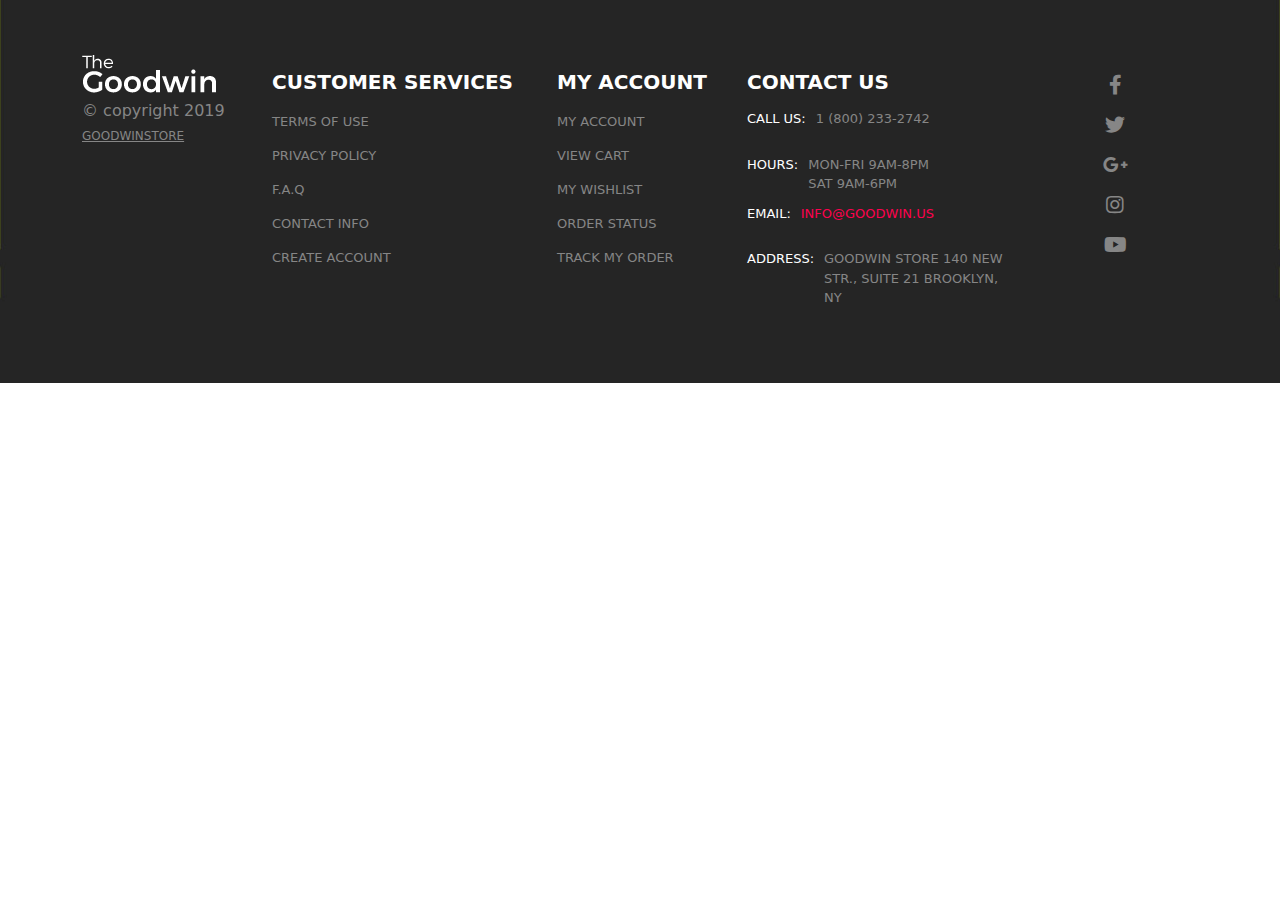
<file: index.html>
<!DOCTYPE html>
<html lang="en">
<head>
    <meta charset="UTF-8">
    <meta name="viewport" content="width=device-width, initial-scale=1.0">
    <title>Foxic HTML Template - Index Page</title>
    <link rel="stylesheet" href="./css/bootstrap.min.css">
    <link rel="stylesheet" href="./css/all.min.css">
    <link rel="stylesheet" href="css/style.css">
</head>
<body>
  <footer>
    <div class="container">
      <div class="row">
        <div class="col-lg-2 col-md-6 col-sm-12">
          <a href="#">
            <img src="img/logo.png" class = "img-fluid" alt="">
          </a>
            <p class = "copyright">
              &copy; copyright 2019 
              <a href="#">GOODWINSTORE</a>
            </p>
        </div>
        <div class="col-lg-3 col-md-6 col-sm-12">
          <div class="text">
            <h4 class="title">customer services</h4>
            <ul class = "links">
              <li><a href="#">terms of use</a></li>
              <li><a href="#">privacy policy</a></li>
              <li><a href="#">F.A.Q</a></li>
              <li><a href="#">contact info</a></li>
              <li><a href="#">create account</a></li>
            </ul>
          </div>
        </div>
        <div class="col-lg-2 col-md-6 col-sm-12">
          <div class="text">
            <h4 class="title">my account</h4>
            <ul class = "links">
              <li><a href="#">my account</a></li>
              <li><a href="#">view cart</a></li>
              <li><a href="#">my wishlist</a></li>
              <li><a href="#">order status</a></li>
              <li><a href="#">track my order</a></li>
            </ul>
          </div>
        </div>
        <div class="col-lg-3 col-md-6 col-sm-12">
          <div class="text">
            <h4 class="title">contact us</h4>
            <ul class = "contact">
              <li>
                <p>call us:</p>
                <span>1 (800) 233-2742</span>
              </li>
              <li>
                <p>hours:</p>
                <span>mon-fri 9am-8pm<br>sat 9am-6pm</span>
              </li>
              <li>
                <p>email:</p>
                <a href = "#">INFO@GOODWIN.US</a>
              </li>
              <li>
                <p>address:</p>
                <span>GOODWIN STORE 140 NEW STR., SUITE 21 BROOKLYN, NY</span>
              </li>
            </ul>
          </div>
        </div>
        <div class="col-lg-2 col-md-6 col-sm-12">
          <div class="icons">
            <a href="#"><i class = "fab fa-facebook-f"></i></a><br>
            <a href="#"><i class = "fab fa-twitter"></i></a><br>
            <a href="#"><i class = "fab fa-google-plus-g"></i></a><br>
            <a href="#"><i class = "fab fa-instagram"></i></a><br>
            <a href="#"><i class = "fab fa-youtube"></i></a>
          </div>
        </div>
      </div>
    </div>
  </footer>
  <script src="js/jquery-3.5.1.min.js"></script>
  <script src="js/popper.min.js"></script>
  <script src="js/bootstrap.min.js"></script>
  <script src="js/index.js"></script>
</body>
</html>
</file>
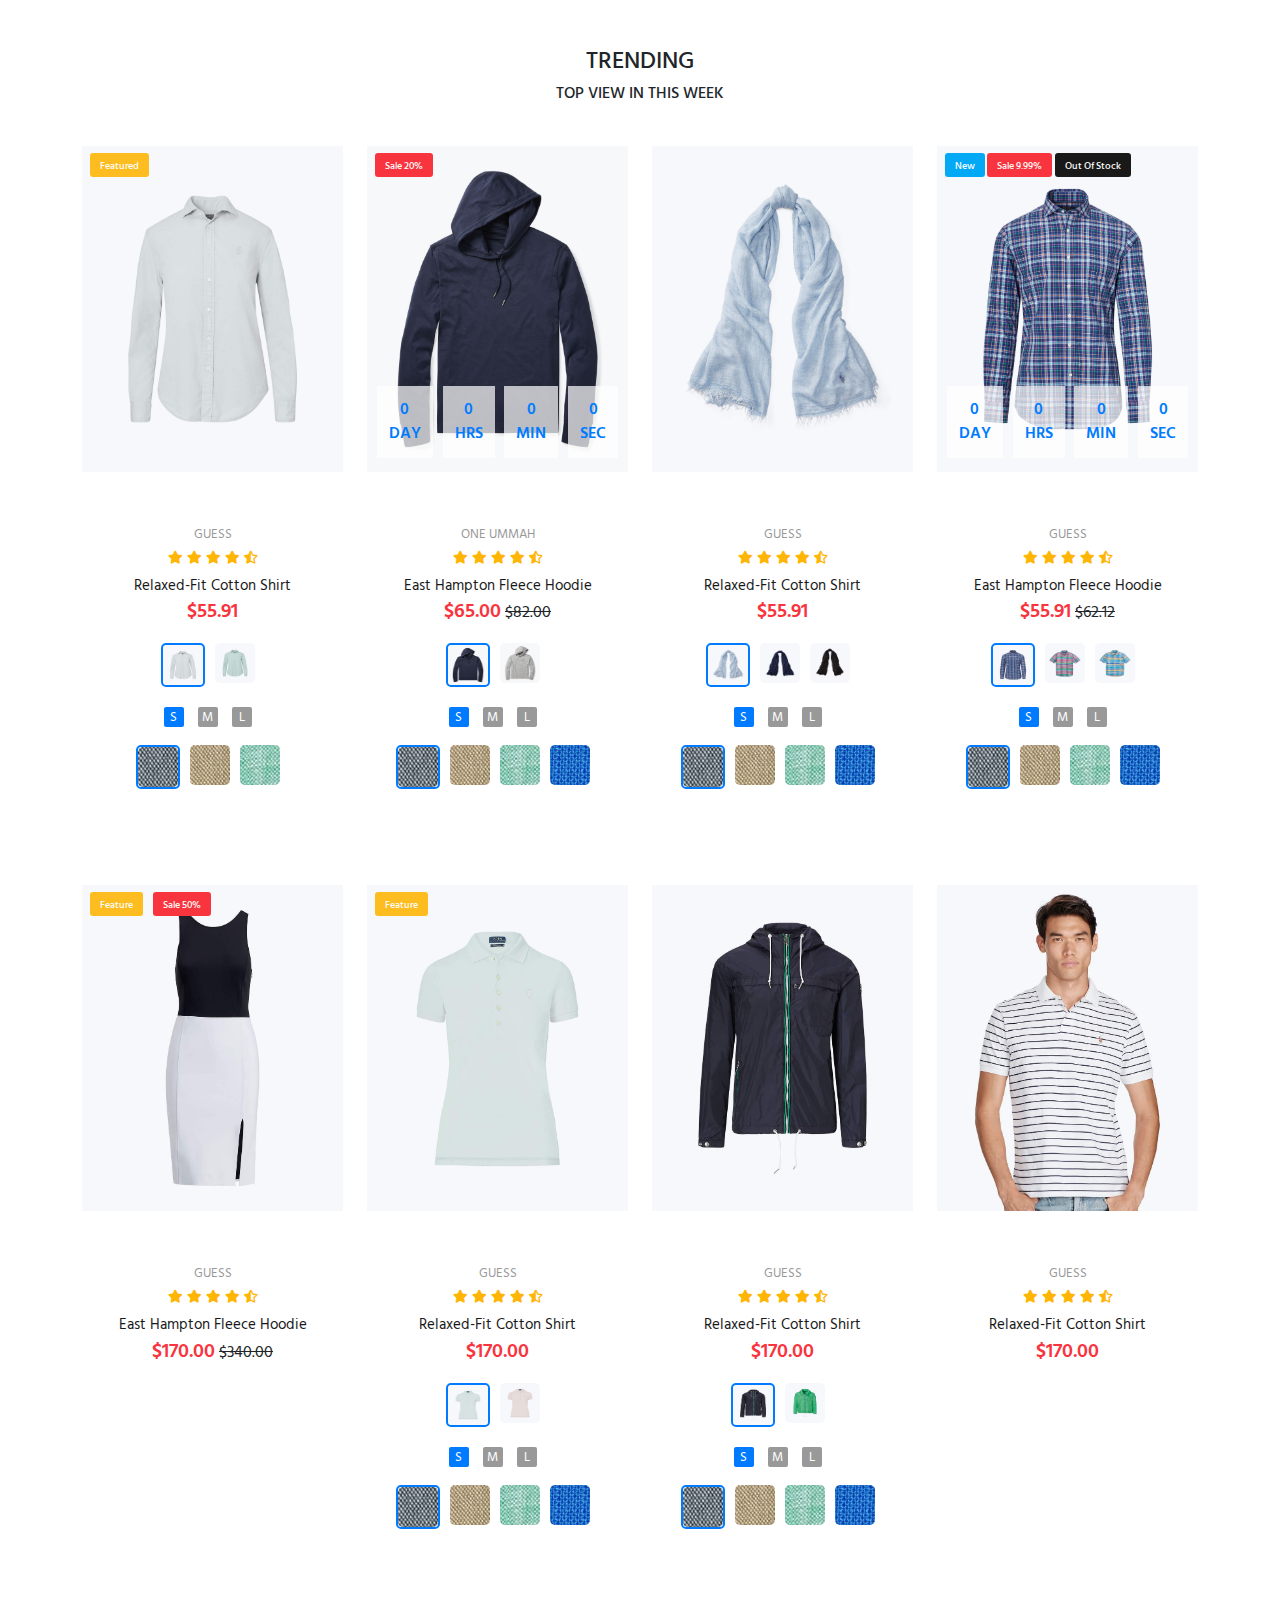
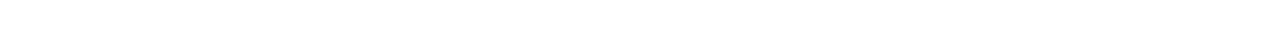
<file: products.html>
<!DOCTYPE html>
<html lang="en">
<head>
    <meta charset="UTF-8">
    <meta name="viewport" content="width=device-width, initial-scale=1.0">
    <title>Foxic HTML Template - Index Page</title>
    <link rel="stylesheet" href="./css/bootstrap.min.css">
    <link rel="stylesheet" href="./css/all.min.css">
    <link rel="stylesheet" href="css/products.css">
</head>
<body>
    <section class = "py-5">
        <div class="container">
            <div class="row">
                <div class="col-md-12">
                    <div class="title text-center">
                        <h3>trending</h3>
                        <p>top view in this week</p>
                    </div>
                    <div class="row">
                        <div class="col-lg-3 col-md-6 col-sm-12">
                            <div class="product-details prod1">
                                <div class="product-image" id = "image1">
                                    <div class="feature">
                                        <span>featured</span>
                                    </div>
                                    <div class="icons">
                                        <div class="icon">
                                            <a href="#"  class = "icon1">
                                                <i class="far fa-eye"></i>
                                            </a>
                                        </div>
                                        <div class="icon">
                                            <a href="#" class = "icon2">
                                                <i class = "far fa-heart"></i>
                                            </a>
                                        </div>
                                        <div class="icon">
                                            <a href="#" class = "icon3">
                                                <i class="fas fa-balance-scale"></i>
                                            </a>
                                        </div>
                                    </div>

                                </div>
                            </div>
                            <div class="products text-center">
                                <div class="details">
                                    <a href = "#">guess</a>
                                <div class="rate">
                                    <i class="fas fa-star"></i>
                                    <i class="fas fa-star"></i>
                                    <i class="fas fa-star"></i>
                                    <i class="fas fa-star"></i>
                                    <i class="fas fa-star-half-alt"></i>
                                </div>
                                <p class = "m-0">relaxed-fit cotton shirt</p>
                                <span class="price">$55.91</span>
                                <div class="images mt-3">
                                    <div class="img1 active">
                                        <img src="img/img2.jpg" alt="">
                                    </div>
                                    <div class="img1">
                                        <img src="img/img18.jpg" alt="">
                                    </div>
                                </div>
                                <div class="sizes">
                                    <a href="#" class = "active link1">S</a>
                                    <a href="#" class = "link1">M</a>
                                    <a href="#" class = "link1">L</a>
                                </div>
                                <div class="images mt-3">
                                    <div class="img2 active">
                                        <img src="img/img26.jpg" alt="">
                                    </div>
                                    <div class="img10">
                                        <img src="img/img27.jpg" alt="">
                                    </div>
                                    <div class="img10">
                                        <img src="img/img28.jpg" alt="">
                                    </div>
                                </div>
                                </div>
                                <div class="add-cart">
                                    <button class = "btn btn-primary mt-3">
                                        <i class="fas fa-shopping-cart"></i>
                                        add to cart
                                    </button>
                                </div>
                            </div>
                        </div>
                        <div class="col-lg-3 col-md-6 col-sm-12">
                            <div class="product-details prod2">
                                <div class="product-image">
                                    <div class="feature sale">
                                        <span>sale 20%</span>
                                    </div>
                                    <div class="timer">
                                        <div class="date">
                                            <p class = "days">0</p>
                                            <span>day</span>
                                        </div>
                                        <div class="date">
                                            <p class = "hours">0</p>
                                            <span>hrs</span>
                                        </div>
                                        <div class="date">
                                            <p class = "mins">0</p>
                                            <span>min</span>
                                        </div>
                                        <div class="date">
                                            <p class = "sec">0</p>
                                            <span>sec</span>
                                        </div>
                                    </div>
                                    <div class="icons">
                                        <div class="icon">
                                            <a href="#"  class = "icon1">
                                                <i class="far fa-eye"></i>
                                            </a>
                                        </div>
                                        <div class="icon">
                                            <a href="#" class = "icon2">
                                                <i class = "far fa-heart"></i>
                                            </a>
                                        </div>
                                        <div class="icon">
                                            <a href="#" class = "icon3">
                                                <i class="fas fa-balance-scale"></i>
                                            </a>
                                        </div>
                                    </div>
                                </div>
                            </div>
                            <div class="products text-center">
                                <div class="details">
                                    <a href = "#">one ummah</a>
                                <div class="rate">
                                    <i class="fas fa-star"></i>
                                    <i class="fas fa-star"></i>
                                    <i class="fas fa-star"></i>
                                    <i class="fas fa-star"></i>
                                    <i class="fas fa-star-half-alt"></i>
                                </div>
                                <p class = "mb-0">east hampton fleece hoodie</p>
                                <span class="price">$65.00</span>
                                <del class="prev-price">$82.00</del>
                                <div class="images mt-3">
                                    <div class="img2 active">
                                        <img src="img/img4.jpg" alt="">
                                    </div>
                                    <div class="img2">
                                        <img src="img/img19.jpg" alt="">
                                    </div>
                                </div>
                                <div class="sizes">
                                    <a href="#" class = "active link1">S</a>
                                    <a href="#" class = "link1">M</a>
                                    <a href="#" class = "link1">L</a>
                                </div>
                                <div class="images mt-3">
                                    <div class="img10 active">
                                        <img src="img/img26.jpg" alt="">
                                    </div>
                                    <div class="img10">
                                        <img src="img/img27.jpg" alt="">
                                    </div>
                                    <div class="img10">
                                        <img src="img/img28.jpg" alt="">
                                    </div>
                                    <div class="img10">
                                        <img src="img/img29.jpg" alt="">
                                    </div>
                                </div>
                                </div>
                                <div class="add-cart">
                                    <button class = "btn btn-primary mt-3">
                                        <i class="fas fa-shopping-cart"></i>
                                        add to cart
                                    </button>
                                </div>
                            </div>
                        </div>
                        <div class="col-lg-3 col-md-6 col-sm-12">
                            <div class="product-details prod3">
                                <div class="product-image">

                                    <div class="icons">
                                        <div class="icon">
                                            <a href="#"  class = "icon1">
                                                <i class="far fa-eye"></i>
                                            </a>
                                        </div>
                                        <div class="icon">
                                            <a href="#" class = "icon2">
                                                <i class = "far fa-heart"></i>
                                            </a>
                                        </div>
                                        <div class="icon">
                                            <a href="#" class = "icon3">
                                                <i class="fas fa-balance-scale"></i>
                                            </a>
                                        </div>
                                    </div>
                                </div>
                            </div>
                            <div class="products text-center">
                                <div class="details">
                                    <a href = "#">guess</a>
                                <div class="rate">
                                    <i class="fas fa-star"></i>
                                    <i class="fas fa-star"></i>
                                    <i class="fas fa-star"></i>
                                    <i class="fas fa-star"></i>
                                    <i class="fas fa-star-half-alt"></i>
                                </div>
                                <p class = "m-0">relaxed-fit cotton shirt</p>
                                <span class="price">$55.91</span>
                                <div class="images mt-3">
                                    <div class="img3 active">
                                        <img src="img/img6.jpg" alt="">
                                    </div>
                                    <div class="img3">
                                        <img src="img/img20.jpg" alt="">
                                    </div>
                                    <div class="img3">
                                        <img src="img/img21.jpg" alt="">
                                    </div>
                                </div>
                                <div class="sizes">
                                    <a href="#" class = "active link1">S</a>
                                    <a href="#" class = "link1">M</a>
                                    <a href="#" class = "link1">L</a>
                                </div>
                                <div class="images mt-3">
                                    <div class="img10 active">
                                        <img src="img/img26.jpg" alt="">
                                    </div>
                                    <div class="img10">
                                        <img src="img/img27.jpg" alt="">
                                    </div>
                                    <div class="img10">
                                        <img src="img/img28.jpg" alt="">
                                    </div>
                                    <div class="img10">
                                        <img src="img/img29.jpg" alt="">
                                    </div>
                                </div>
                                </div>
                                <div class="add-cart">
                                    <button class = "btn btn-primary mt-3">
                                        <i class="fas fa-shopping-cart"></i>
                                        add to cart
                                    </button>
                                </div>
                            </div>
                        </div>
                        <div class="col-lg-3 col-md-6 col-sm-12">
                            <div class="product-details prod4">
                                <div class="product-image">
                                   
                                    <div class="feature new">
                                        <span>new </span>
                                    </div>
                                    <div class="feature sale sale2">
                                        <span>sale 9.99% </span>
                                    </div>
                                    <div class="feature stock">
                                        <span>out of stock </span>
                                    </div>
                                    <div class="timer">
                                        <div class="date">
                                            <p id = "days2">0</p>
                                            <span>day</span>
                                        </div>
                                        <div class="date">
                                            <p id = "hours2">0</p>
                                            <span>hrs</span>
                                        </div>
                                        <div class="date">
                                            <p id = "mins2">0</p>
                                            <span>min</span>
                                        </div>
                                        <div class="date">
                                            <p id = "sec2">0</p>
                                            <span>sec</span>
                                        </div>
                                    </div>
                                    <div class="icons">
                                        <div class="icon">
                                            <a href="#"  class = "icon1">
                                                <i class="far fa-eye"></i>
                                            </a>
                                        </div>
                                        <div class="icon">
                                            <a href="#" class = "icon2">
                                                <i class = "far fa-heart"></i>
                                            </a>
                                        </div>
                                        <div class="icon">
                                            <a href="#" class = "icon3">
                                                <i class="fas fa-balance-scale"></i>
                                            </a>
                                        </div>
                                    </div>
                                </div>
                            </div>
                            <div class="products text-center">
                                <div class="details">
                                    <a href = "#">guess</a>
                                <div class="rate">
                                    <i class="fas fa-star"></i>
                                    <i class="fas fa-star"></i>
                                    <i class="fas fa-star"></i>
                                    <i class="fas fa-star"></i>
                                    <i class="fas fa-star-half-alt"></i>
                                </div>
                                <p class = "mb-0">east hampton fleece hoodie</p>
                                <span class="price">$55.91</span>
                                <del class="prev-price">$62.12</del>
                                <div class="images mt-3">
                                    <div class="img4 active">
                                        <img src="img/img8.jpg" alt="">
                                    </div>
                                    <div class="img4">
                                        <img src="img/img22.jpg" alt="">
                                    </div>
                                    <div class="img4">
                                        <img src="img/img23.jpg" alt="">
                                    </div>
                                </div>
                                <div class="sizes">
                                    <a href="#" class = "active link1">S</a>
                                    <a href="#" class = "link1">M</a>
                                    <a href="#" class = "link1">L</a>
                                </div>
                                <div class="images mt-3">
                                    <div class="img10 active">
                                        <img src="img/img26.jpg" alt="">
                                    </div>
                                    <div class="img10">
                                        <img src="img/img27.jpg" alt="">
                                    </div>
                                    <div class="img10">
                                        <img src="img/img28.jpg" alt="">
                                    </div>
                                    <div class="img10">
                                        <img src="img/img29.jpg" alt="">
                                    </div>
                                </div>
                                </div>
                                <div class="add-cart">
                                    <button class = "btn btn-primary mt-3">
                                        <i class="fas fa-shopping-cart"></i>
                                        add to cart
                                    </button>
                                </div>
                            </div>
                        </div>
                    </div>
                    <div class="row pt-4">
                        <div class="col-lg-3 col-md-6 col-sm-12">
                            <div class="product-details prod5">
                                <div class="product-image">
                                    
                                    <div class="feature">
                                        <span>feature </span>
                                    </div>
                                    <div class="feature sale feature2">
                                        <span>sale 50% </span>
                                    </div>
                                    <div class="icons">
                                        <div class="icon">
                                            <a href="#"  class = "icon1">
                                                <i class="far fa-eye"></i>
                                            </a>
                                        </div>
                                        <div class="icon">
                                            <a href="#" class = "icon2">
                                                <i class = "far fa-heart"></i>
                                            </a>
                                        </div>
                                        <div class="icon">
                                            <a href="#" class = "icon3">
                                                <i class="fas fa-balance-scale"></i>
                                            </a>
                                        </div>
                                    </div>
                                </div>
                            </div>
                            <div class="products text-center">
                                <div class="details">
                                    <a href = "#">guess</a>
                                <div class="rate">
                                    <i class="fas fa-star"></i>
                                    <i class="fas fa-star"></i>
                                    <i class="fas fa-star"></i>
                                    <i class="fas fa-star"></i>
                                    <i class="fas fa-star-half-alt"></i>
                                </div>
                                <p class = "mb-0">east hampton fleece hoodie</p>
                                <span class="price">$170.00</span>
                                <del class="prev-price">$340.00</del>
                                </div>
                                <div class="add-cart mt-3">
                                    <button class = "btn btn-primary mt-3">
                                        <i class="fas fa-shopping-cart"></i>
                                        add to cart
                                    </button>
                                </div>
                            </div>
                        </div>
                        <div class="col-lg-3 col-md-6 col-sm-12">
                            <div class="product-details prod6">
                                <div class="product-image">
                                    
                                    <div class="feature">
                                        <span>feature </span>
                                    </div>
                                    <div class="icons">
                                        <div class="icon">
                                            <a href="#"  class = "icon1">
                                                <i class="far fa-eye"></i>
                                            </a>
                                        </div>
                                        <div class="icon">
                                            <a href="#" class = "icon2">
                                                <i class = "far fa-heart"></i>
                                            </a>
                                        </div>
                                        <div class="icon">
                                            <a href="#" class = "icon3">
                                                <i class="fas fa-balance-scale"></i>
                                            </a>
                                        </div>
                                    </div>
                                </div>
                            </div>
                            <div class="products text-center">
                                <div class="details">
                                    <a href = "#">guess</a>
                                <div class="rate">
                                    <i class="fas fa-star"></i>
                                    <i class="fas fa-star"></i>
                                    <i class="fas fa-star"></i>
                                    <i class="fas fa-star"></i>
                                    <i class="fas fa-star-half-alt"></i>
                                </div>
                                <p class = "m-0">relaxed-fit cotton shirt</p>
                                <span class="price">$170.00</span>
                                <div class="images mt-3">
                                    <div class="img6 active">
                                        <img src="img/img12.jpg" alt="">
                                    </div>
                                    <div class="img6">
                                        <img src="img/img24.jpg" alt="">
                                    </div>
                                </div>
                                <div class="sizes">
                                    <a href="#" class = "active link1">S</a>
                                    <a href="#" class = "link1">M</a>
                                    <a href="#" class = "link1">L</a>
                                </div>
                                <div class="images mt-3">
                                    <div class="img10 active">
                                        <img src="img/img26.jpg" alt="">
                                    </div>
                                    <div class="img10">
                                        <img src="img/img27.jpg" alt="">
                                    </div>
                                    <div class="img10">
                                        <img src="img/img28.jpg" alt="">
                                    </div>
                                    <div class="img10">
                                        <img src="img/img29.jpg" alt="">
                                    </div>
                                </div>
                                </div>
                                <div class="add-cart">
                                    <button class = "btn btn-primary mt-3">
                                        <i class="fas fa-shopping-cart"></i>
                                        add to cart
                                    </button>
                                </div>
                            </div>
                        </div>
                        <div class="col-lg-3 col-md-6 col-sm-12">
                            <div class="product-details prod7">
                                <div class="product-image">
                                    
                                    <div class="icons">
                                        <div class="icon">
                                            <a href="#"  class = "icon1">
                                                <i class="far fa-eye"></i>
                                            </a>
                                        </div>
                                        <div class="icon">
                                            <a href="#" class = "icon2">
                                                <i class = "far fa-heart"></i>
                                            </a>
                                        </div>
                                        <div class="icon">
                                            <a href="#" class = "icon3">
                                                <i class="fas fa-balance-scale"></i>
                                            </a>
                                        </div>
                                    </div>
                                </div>
                            </div>
                            <div class="products text-center">
                                <div class="details">
                                    <a href = "#">guess</a>
                                <div class="rate">
                                    <i class="fas fa-star"></i>
                                    <i class="fas fa-star"></i>
                                    <i class="fas fa-star"></i>
                                    <i class="fas fa-star"></i>
                                    <i class="fas fa-star-half-alt"></i>
                                </div>
                                <p class = "m-0">relaxed-fit cotton shirt</p>
                                <span class="price">$170.00</span>
                                <div class="images mt-3">
                                    <div class="img7 active">
                                        <img src="img/img14.jpg" alt="">
                                    </div>
                                    <div class="img7">
                                        <img src="img/img25.jpg" alt="">
                                    </div>
                                </div>
                                <div class="sizes">
                                    <a href="#" class = "active link1">S</a>
                                    <a href="#" class = "link1">M</a>
                                    <a href="#" class = "link1">L</a>
                                </div>
                                <div class="images mt-3">
                                    <div class="img10 active">
                                        <img src="img/img26.jpg" alt="">
                                    </div>
                                    <div class="img10">
                                        <img src="img/img27.jpg" alt="">
                                    </div>
                                    <div class="img10">
                                        <img src="img/img28.jpg" alt="">
                                    </div>
                                    <div class="img10">
                                        <img src="img/img29.jpg" alt="">
                                    </div>
                                </div>
                                </div>
                                <div class="add-cart">
                                    <button class = "btn btn-primary mt-3">
                                        <i class="fas fa-shopping-cart"></i>
                                        add to cart
                                    </button>
                                </div>
                            </div>
                        </div>
                        <div class="col-lg-3 col-md-6 col-sm-12">
                            <div class="product-details prod8">
                                <div class="product-image">
                                    
                                    <div class="icons">
                                        <div class="icon">
                                            <a href="#"  class = "icon1">
                                                <i class="far fa-eye"></i>
                                            </a>
                                        </div>
                                        <div class="icon">
                                            <a href="#" class = "icon2">
                                                <i class = "far fa-heart"></i>
                                            </a>
                                        </div>
                                        <div class="icon">
                                            <a href="#" class = "icon3">
                                                <i class="fas fa-balance-scale"></i>
                                            </a>
                                        </div>
                                    </div>
                                </div>
                            </div>
                            <div class="products text-center">
                                <div class="details">
                                    <a href = "#">guess</a>
                                <div class="rate">
                                    <i class="fas fa-star"></i>
                                    <i class="fas fa-star"></i>
                                    <i class="fas fa-star"></i>
                                    <i class="fas fa-star"></i>
                                    <i class="fas fa-star-half-alt"></i>
                                </div>
                                <p class = "m-0">relaxed-fit cotton shirt</p>
                                <span class="price">$170.00</span>
                                </div>
                                <div class="add-cart">
                                    <button class = "btn btn-primary mt-3">
                                        <i class="fas fa-shopping-cart"></i>
                                        add to cart
                                    </button>
                                </div>
                            </div>
                        </div>
                    </div>
                </div>
            </div>
        </div>
    </section>
    <script src="js/jquery-3.5.1.min.js"></script>
    <script src="js/popper.min.js"></script>
    <script src="js/bootstrap.min.js"></script>
    <script src="js/index.js"></script>
</body>
</html>
</file>
<file: css/style.css>
footer
{
    padding:50px 0;
    background-image: url(../img/img1.jpg);
    background-size: cover;
    color:#868686;
}
footer .col-lg-2 .copyright a
{
    color:#868686;
    font-size: 12px;
}
footer .text 
{
    padding:20px 0;
}
footer .title 
{
    color:#fff;
    text-transform: uppercase;
    font-weight:600;
    font-size:20px;
    margin:0;
    padding:0;
    padding-bottom:10px;
}
footer .text .links 
{   
    list-style: none;
    margin:0;
    padding:0;
}
footer .text .links li 
{
    padding:5px 0;
}
footer .text .links li a
{
    text-decoration: none;
    color:#868686;
    font-size: 13px;
    text-transform: uppercase;
    transition: .4s;
}
footer .text .links li a:hover
{
    color:#fff;
}
footer .text .contact
{
    list-style: none;
    margin:0;
    padding:0;
}
footer .text .contact li
{
    display: flex;
    padding:5px 0;
}
footer .text .contact li p
{
    color:#fff;
    text-transform: uppercase;
    padding-right: 10px;
    font-size: 13px;
}
footer .text .contact li span
{
    font-size: 13px;
    text-transform: uppercase;
}
footer .text .contact li a
{
    text-decoration: none;
    color:#fd014e;
    font-size: 13px;
    transition: .4s;
}
footer .text .contact li a:hover
{
    color:#fff;
}
footer .icons
{
    padding:20px 0;
    text-align: center;
}
footer .icons a
{
   text-decoration: none;
   color:#868686;
   font-size: 20px;
   display: inline-block;
   margin-bottom:10px;
   transition: .4s;
}
footer .icons a:hover
{
    color:#fff;
}
</file>
<file: css/products.css>
@import url('https://fonts.googleapis.com/css2?family=Hind:wght@300;400;500&display=swap');
body
{
    font-family: 'Hind', sans-serif;
}
section
{
    transition: .3s;
}
section .title h3
{
    text-transform: uppercase;
    font-size: 24px;
    margin:0;
    padding:0;
}
section .title p
{
    text-transform: uppercase;
    font-size: 24px;
    margin:0;
    font-size: 16px;
    font-weight:500;
    padding:5px 0 40px;
}
section .product-details 
{
    width:100%;
    transition: .4s;
    height:326px;
    overflow: hidden;
    z-index: 2;
}
section .product-details:hover
{
    width:100%;
    height:326px;
}
section .product-details.prod1
{
    background:url("../img/img2.jpg");
    background-size: cover;
    
}
section .product-details.prod1:hover
{
    background:url('../img/img3.jpg') !important;
    background-size: cover !important;
}
section .product-details.prod2
{
    background:url("../img/img4.jpg") ;
    background-size: cover ;
    
}
section .product-details.prod2:hover
{
    background:url('../img/img5.jpg') !important;
    background-size: cover !important;
}
section .product-details.prod3
{
    background:url("../img/img6.jpg") ;
    background-size: cover ;
    
}
section .product-details.prod3:hover
{
    background:url('../img/img7.jpg') !important;
    background-size: cover !important;
}
section .product-details.prod4
{
    background:url("../img/img8.jpg") ;
    background-size: cover ;
    
}
section .product-details.prod4:hover
{
    background:url('../img/img9.jpg') !important;
    background-size: cover !important;
}
section .product-details.prod5
{
    background:url("../img/img10.jpg") ;
    background-size: cover ;
    
}
section .product-details.prod5:hover
{
    background:url('../img/img11.jpg') !important;
    background-size: cover !important;
}
section .product-details.prod6
{
    background:url("../img/img12.jpg") ;
    background-size: cover ;
    
}
section .product-details.prod6:hover
{
    background:url('../img/img13.jpg') !important;
    background-size: cover !important;
}
section .product-details.prod7
{
    background:url("../img/img14.jpg");
    background-size: cover;
    
}
section .product-details.prod7:hover
{
    background:url('../img/img15.jpg') !important;
    background-size: cover !important;
}
section .product-details.prod8
{
    background:url("../img/img16.jpg");
    background-size: cover;
}
section .product-details.prod8:hover
{
    background:url('../img/img17.jpg') !important;
    background-size: cover !important;
}
section .product-details .product-image
{
    position: relative;
}
section .product-details .product-image .timer
{
    position: absolute;
    top: 240px;
    width:100%;
    display: flex;
    justify-content: space-evenly;
}
section .product-details .product-image .timer .date
{
    background-color: rgba(255,255,255,.7);
    padding:12px;
    text-align: center;
    color:#007bff;
    font-weight:600;
    text-transform: uppercase;
}
section .product-details .product-image .timer .date p
{
    margin:0;
}
section .product-details .product-image .feature
{
    position: absolute;
    top:7px;
    left:8px;
    background-color: #fdbc20;
    border-radius: 3px;
    padding:0 10px;
    text-align: center;
}
section .product-details .product-image .feature.sale
{
    background-color: #f8353e;
}
section .product-details .product-image .feature.new
{
    background-color: #03a9f5;
}
section .product-details .product-image .feature.sale2
{
    left:50px;
}
section .product-details .product-image .feature.stock
{
    background-color: #191919;
    left:118px;
}
section .product-details .product-image .feature.feature2
{
    left:71px;
}
section .product-details .product-image .feature span
{
    color:#fff;
    font-size:10px;
    font-weight:500;
    text-transform: capitalize;
    margin:0;
    padding:0;
}
section .product-details .product-image .icons
{
    position: absolute;
    top:10px;
    right:10px;
    transition: .4s;
    opacity: 0;
}
section .product-details:hover .product-image .icons
{
    opacity: 1;
}
section .product-details .product-image .icons a
{
    text-decoration: none;
    color:#000;
    display: inline-block;
    background-color: #fff;
    width:40px;
    height:40px;
    font-size: 20px;
    display: flex;
    justify-content: center;
    align-items: center;
    border-radius: 50%;
    margin-bottom:20px;
    transition: .3s;
}
section .product-details .product-image .icons a:hover
{
    background-color:#007bff;
    color:#fff;
}
section .product-details .product-image .icons .icon
{
    position: relative;
}
section .products 
{
    padding:20px 0;
    overflow: hidden;
    position: relative;
    transition: .3s;
}
section .products a
{
    text-decoration: none;
    color:#999;
    text-transform: uppercase;
    font-size: 13px;
}
section .products .rate i
{
    color:#ffb503;
    font-size: 13px;
}
section .products p
{
    text-transform: capitalize;
    color:#191919;
    font-size: 15px;
    padding-top:5px;
}
section .products .price
{
    color:#f8353e;
    font-weight: 600;
    font-size:20px;
}
section .products .images
{
    display: flex;
    justify-content: center;
}
section .products .images img
{
    width:40px;
    height:40px;
    border-radius:5px;
    cursor: pointer;
}
section .products .images .img1,
section .products .images .img2,
.img3,.img4,.img5,.img6,.img7,.img8,.img10
{
    margin-right:10px;
}
section .products .images .img1.active,
section .products .images .img2.active,
.img3.active,.img4.active,.img5.active,.img6.active,.img7.active,.img8.active,.img10.active
{
    border:2px solid #007bff;
    border-radius: 5px;
}
section .products .sizes a
{
    width:20px;
    height:20px;
    line-height: 21px;
    margin-top:20px;
    background: #999;
    color:#fff;
    margin-right: 10px;
    display: inline-block;
    border-radius: 2px;
}
section .products .sizes a.active
{
    background-color: #007bff;
}
section .products .details
{
    margin-top:30px;
    transition: .3s;
}
section .products .add-cart
{
    position: relative;
    bottom: -58px;
    width:100%;
    transition: .3s;
    opacity:0;
}
section .btn
{
    text-transform: uppercase;
    border: 0;
    outline:none;
    box-shadow: none;
}
section .col-lg-3:hover .add-cart
{
    bottom: 0;
    opacity: 1;
}
section .col-lg-3:hover .details
{
    margin-top: 0;
}
section .col-lg-3:hover .add-cart
{
    bottom: 0;
    opacity: 1;
}
@media all and (max-width:991px)
{
    section .col-lg-3
    {
        margin-bottom:30px;
    }
}
</file>
